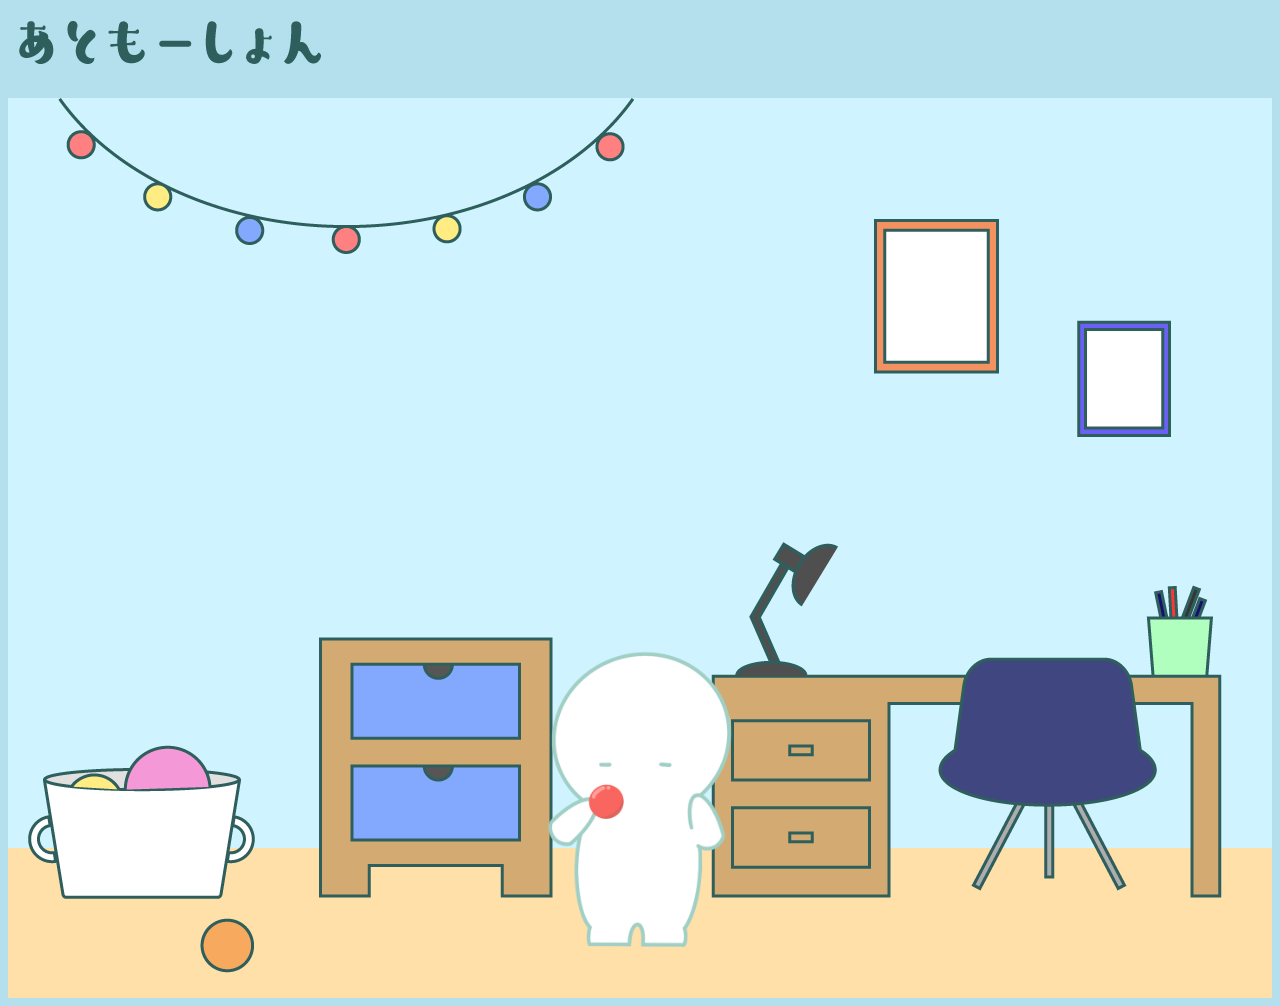
<file: room1.html>
<!DOCTYPE html>
<html lang="ja">

<head>
  <meta charset="UTF-8">
  <title>あともーしょん</title>
  <meta name="description" content="ASMRを気軽に体験できるサイト">
  <link rel="stylesheet" href="css/room1.css">
  <link rel="preconnect" href="https://fonts.googleapis.com">
  <link rel="preconnect" href="https://fonts.gstatic.com" crossorigin>
  <link href="https://fonts.googleapis.com/css2?family=M+PLUS+Rounded+1c:wght@100;300;400;500;700;800;900&display=swap" rel="stylesheet">
</head>

<body>
  <header class="header">
    <h1>
      <a href="index.html">
        <img class="rogo" src="images/top/rogo.png" alt="あともーしょん">
      </a>
    </h1>
  </header>
  <div class="container">
    <img id="ball" img src="images/room1/ball.png" onclick="this.src='gif/ball.png'" alt="">
    <audio id="oto">
      <source src="adio/ball_audacity.mp3">
      </source>
    </audio>
    <script>
  (a => {
              a.oncanplaythrough = () => {
              document.getElementById('ball').addEventListener('click', ()=>{a.play()});
              };
              })(new Audio("adio/ball_audacity.mp3"));
    </script>
    <div class="item garland"></div>
    <div class="item frame"></div>
    <div class="item toybox"></div>
    <div class="item tana"></div>
    <div class="item table"></div>
    <div class="item yuka"></div>
  </div>
</body>

</html>
</file>
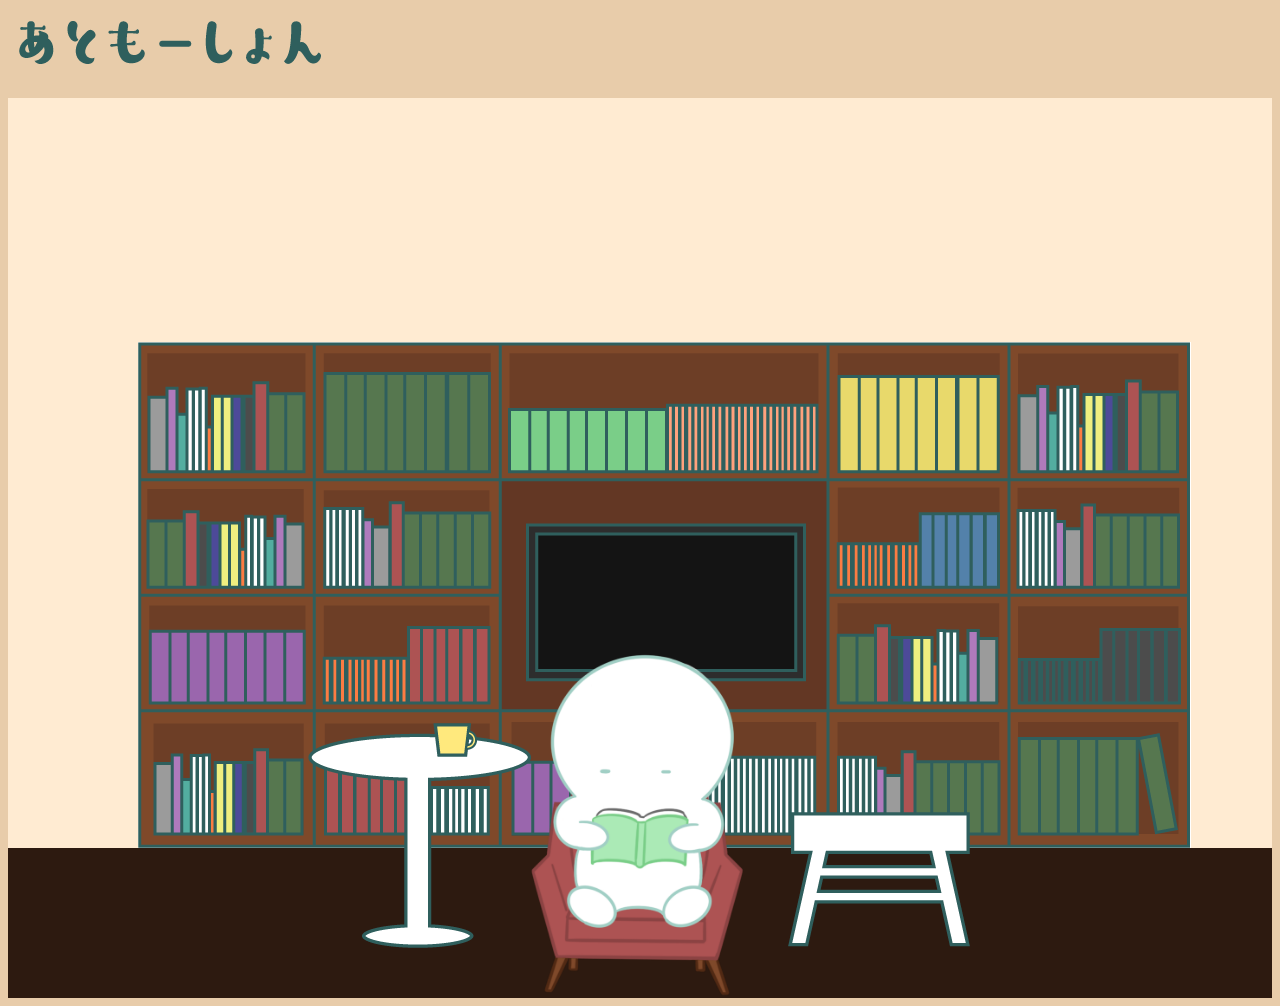
<file: room3.html>
<!DOCTYPE html>
<html lang="ja">

<head>
  <meta charset="UTF-8">
  <title>あともーしょん</title>
  <meta name="description" content="ASMRを気軽に体験できるサイト">
  <link rel="stylesheet" href="css/room3.css">
  <link rel="preconnect" href="https://fonts.googleapis.com">
  <link rel="preconnect" href="https://fonts.gstatic.com" crossorigin>
  <link href="https://fonts.googleapis.com/css2?family=M+PLUS+Rounded+1c:wght@100;300;400;500;700;800;900&display=swap" rel="stylesheet">
</head>

<body>
  <header class="header">
    <h1>
      <a href="index.html">
        <img class="rogo" src="images/room3/rogo.png" alt="あともーしょん">
      </a>
    </h1>
  </header>
  <div class="container">
    <img id="book" img src="images/room3/book_stop.png" onclick="this.src='gif/book.PNG'" alt="">
    <audio id="book">
      <source src="adio/book_audacity.mp3">
      </source>
    </audio>
    <script>
  (a => {
              a.oncanplaythrough = () => {
              document.getElementById('book').addEventListener('click', ()=>{a.play()});
              };
              })(new Audio("adio/book_audacity.mp3"));
    </script>
    <div class="item bookshelf"></div>
    <div class="item sidetable"></div>
    <div class="item humidai"></div>
    <div class="item yuka"></div>
  </div>
</body>

</html>
</file>
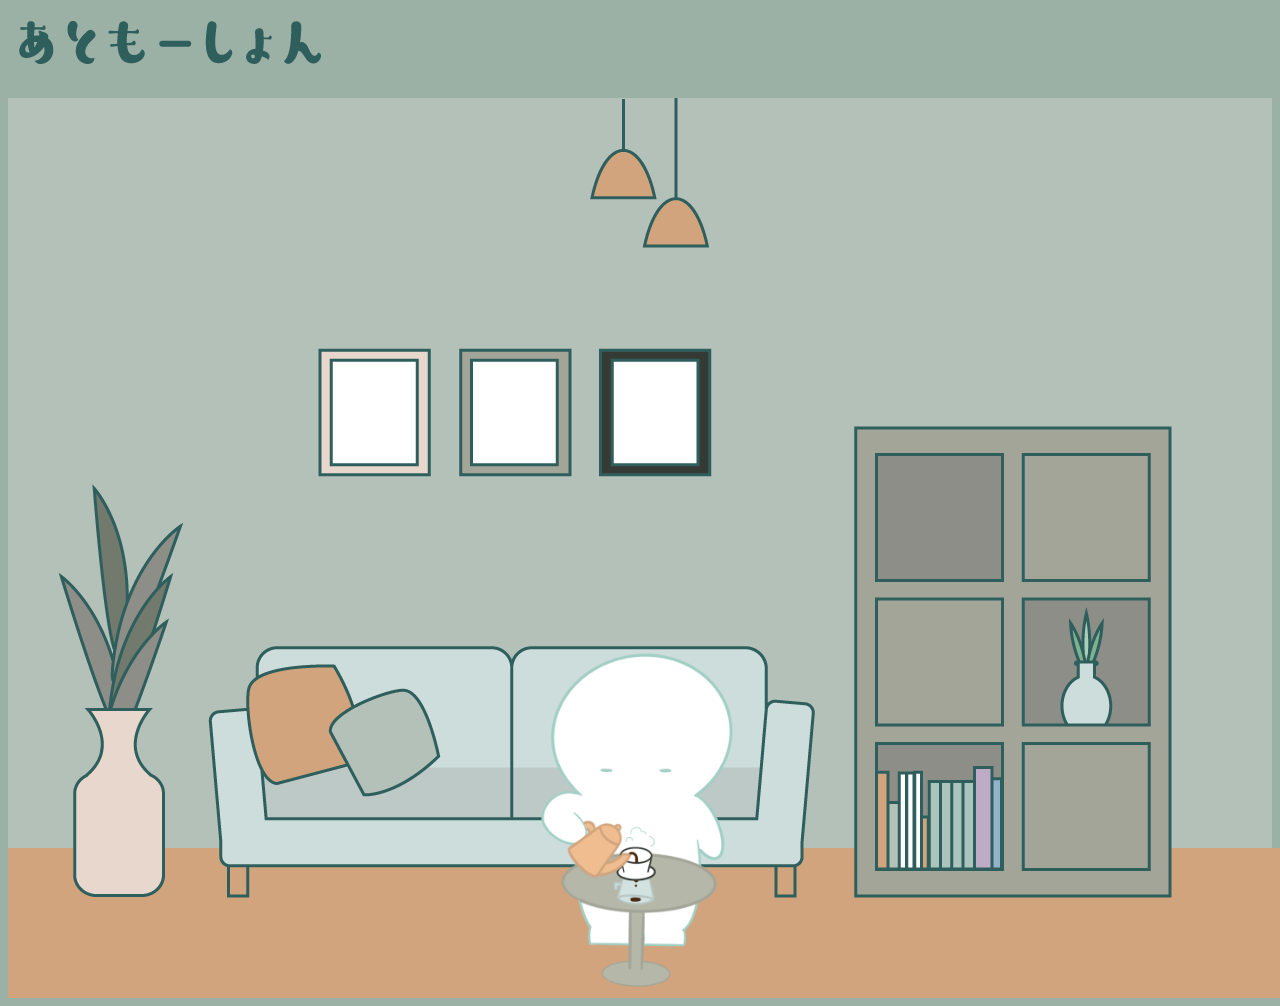
<file: room4.html>
<!DOCTYPE html>
<html lang="ja">

<head>
  <meta charset="UTF-8">
  <title>あともーしょん</title>
  <meta name="description" content="ASMRを気軽に体験できるサイト">
  <link rel="stylesheet" href="css/room4.css">
  <link rel="preconnect" href="https://fonts.googleapis.com">
  <link rel="preconnect" href="https://fonts.gstatic.com" crossorigin>
  <link href="https://fonts.googleapis.com/css2?family=M+PLUS+Rounded+1c:wght@100;300;400;500;700;800;900&display=swap" rel="stylesheet">
</head>

<body>
  <header class="header">
    <h1>
      <a href="index.html">
        <img class="rogo" src="images/room4/rogo.png" alt="あともーしょん">
      </a>
    </h1>
  </header>
  <div class="container">
    <img id="coffee" img src="images/room4/coffee.PNG" onclick="this.src='gif/coffee.GIF'" alt="">
    <audio id="oto">
      <source src="adio/coffee_audacity.mp3">
      </source>
    </audio>
    <script>
  (a => {
              a.oncanplaythrough = () => {
              document.getElementById('coffee').addEventListener('click', ()=>{a.play()});
              };
              })(new Audio("adio/coffee_audacity.mp3"));
    </script>
    <div class="item lite"></div>
    <div class="item reef"></div>
    <div class="item frame"></div>
    <div class="item sofa"></div>
    <div class="item tana"></div>
    <div class="item yuka"></div>
  </div>
</body>

</html>
</file>
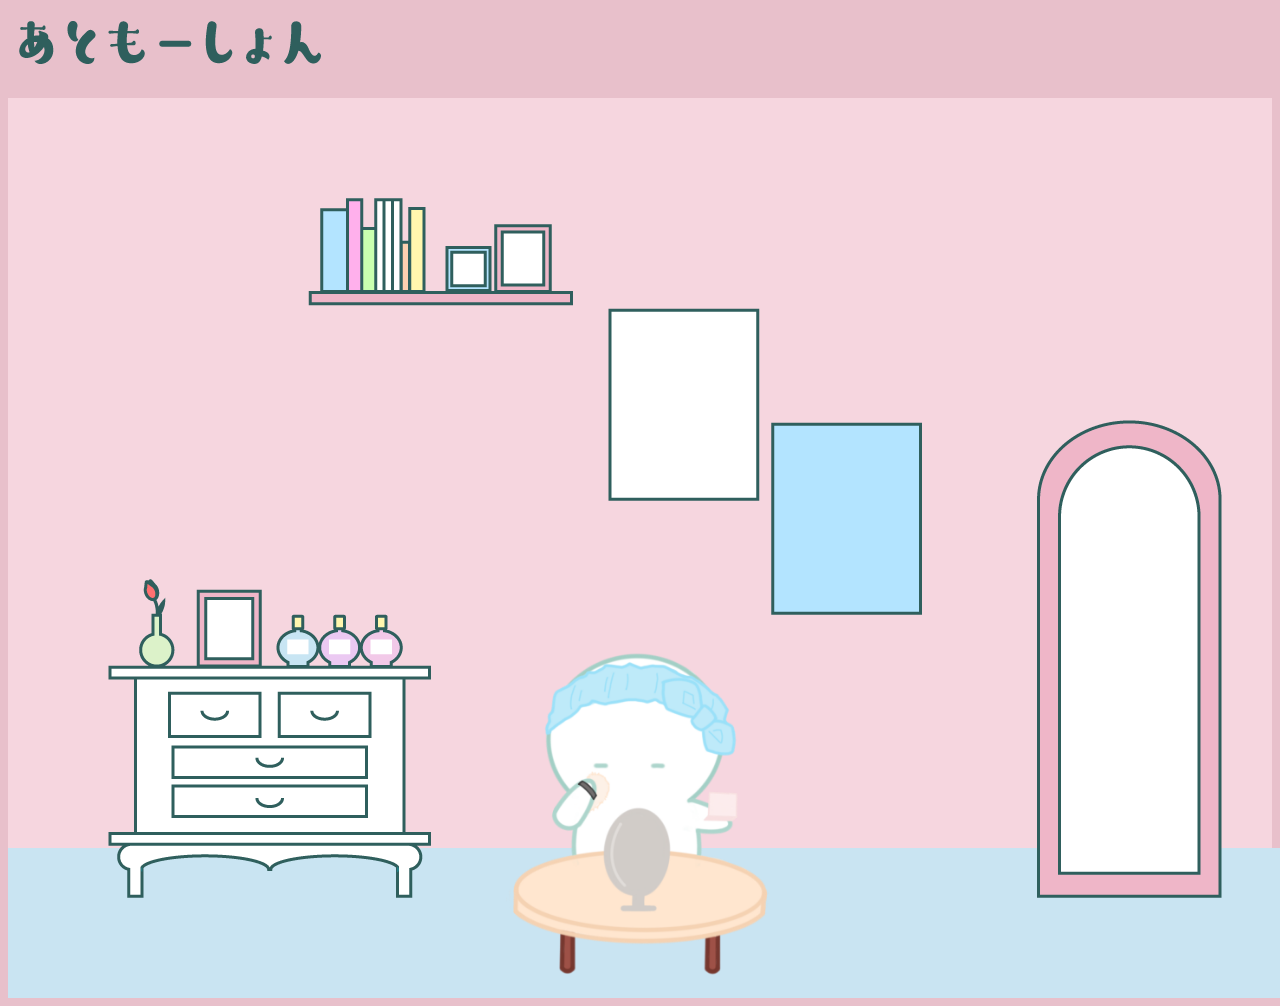
<file: room5.html>
<!DOCTYPE html>
<html lang="ja">

<head>
  <meta charset="UTF-8">
  <title>あともーしょん</title>
  <meta name="description" content="ASMRを気軽に体験できるサイト">
  <link rel="stylesheet" href="css/room5.css">
  <link rel="preconnect" href="https://fonts.googleapis.com">
  <link rel="preconnect" href="https://fonts.gstatic.com" crossorigin>
  <link href="https://fonts.googleapis.com/css2?family=M+PLUS+Rounded+1c:wght@100;300;400;500;700;800;900&display=swap" rel="stylesheet">
</head>

<body>
  <header class="header">
    <h1>
      <a href="index.html">
        <img class="rogo" src="images/room4/rogo.png" alt="あともーしょん">
      </a>
    </h1>
  </header>
  <div class="container">
    <img id="puff" img src="images/room5/puff.png" onclick="this.src='gif/puff.png'" alt="">
    <audio id="oto">
      <source src="adio/puff_audacity.mp3">
      </source>
    </audio>
    <script>
  (a => {
              a.oncanplaythrough = () => {
              document.getElementById('puff').addEventListener('click', ()=>{a.play()});
              };
              })(new Audio("adio/puff_audacity.mp3"));
    </script>
    <div class="item tana2"></div>
    <div class="item poster"></div>
    <div class="item tana"></div>
    <div class="item miller"></div>
    <div class="item yuka"></div>
  </div>
</body>

</html>
</file>
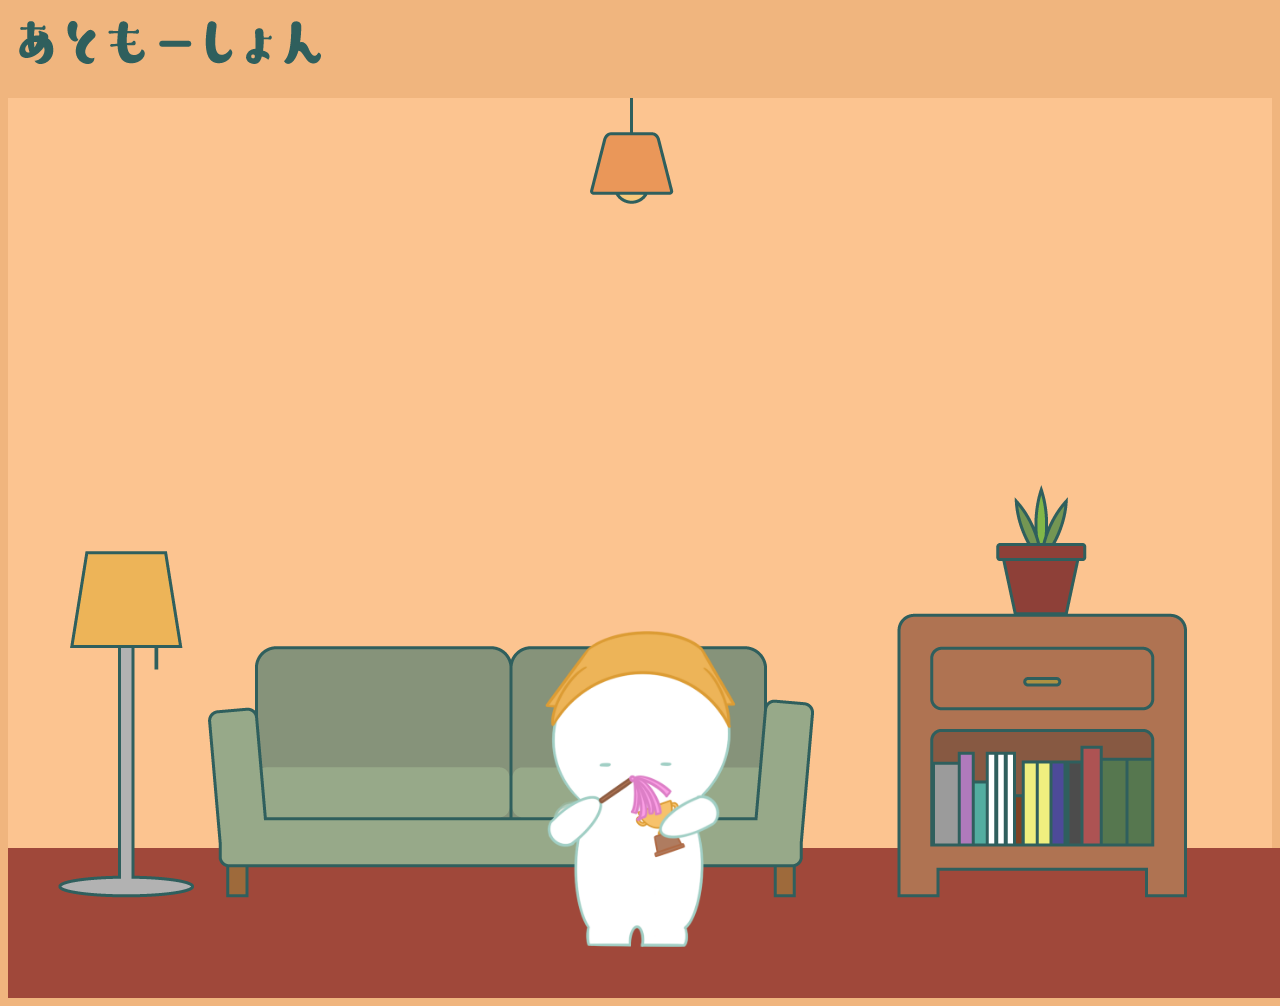
<file: room6.html>
<!DOCTYPE html>
<html lang="ja">

<head>
  <meta charset="UTF-8">
  <title>あともーしょん</title>
  <meta name="description" content="ASMRを気軽に体験できるサイト">
  <link rel="stylesheet" href="css/room6.css">
  <link rel="preconnect" href="https://fonts.googleapis.com">
  <link rel="preconnect" href="https://fonts.gstatic.com" crossorigin>
  <link href="https://fonts.googleapis.com/css2?family=M+PLUS+Rounded+1c:wght@100;300;400;500;700;800;900&display=swap" rel="stylesheet">
</head>

<body>
  <header class="header">
    <h1>
      <a href="index.html">
        <img class="rogo" src="images/room6/rogo.png" alt="あともーしょん">
      </a>
    </h1>
  </header>
  <div class="container">
    <img id="souji" img src="images/room6/souji.PNG" onclick="this.src='gif/souji.png'" alt="">
    <audio id="oto">
      <source src="adio/souji_audacity.mp3">
      </source>
    </audio>
    <script>
  (a => {
              a.oncanplaythrough = () => {
              document.getElementById('souji').addEventListener('click', ()=>{a.play()});
              };
              })(new Audio("adio/souji_audacity.mp3"));
    </script>
    <div class="item lite"></div>
    <div class="item lamp"></div>
    <div class="item sofa"></div>
    <div class="item tana"></div>
    <div class="item yuka"></div>
  </div>
</body>

</html>
</file>
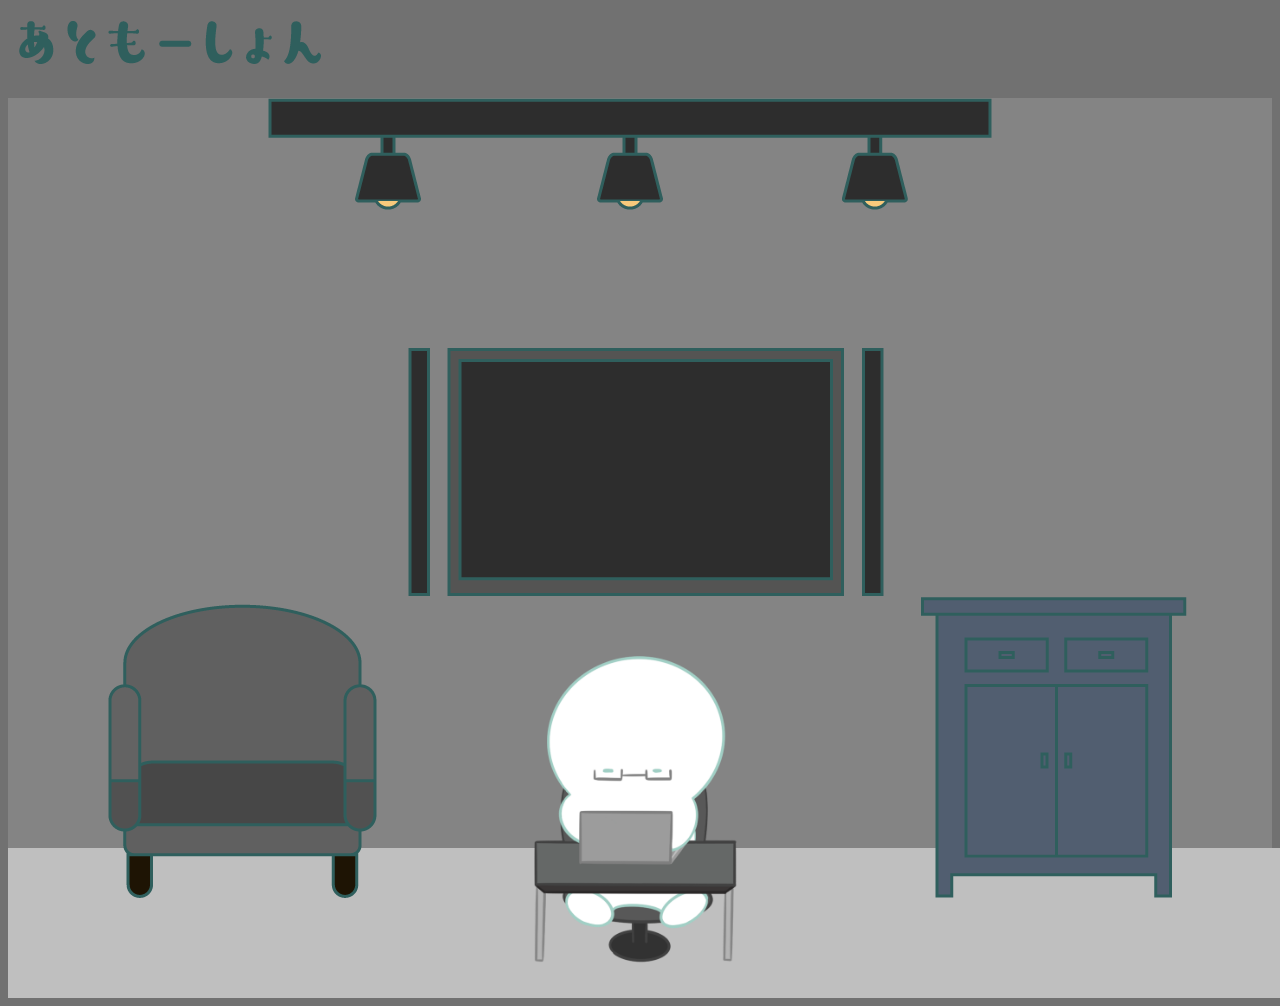
<file: room7.html>
<!DOCTYPE html>
<html lang="ja">

<head>
  <meta charset="UTF-8">
  <title>あともーしょん</title>
  <meta name="description" content="ASMRを気軽に体験できるサイト">
  <link rel="stylesheet" href="css/room7.css">
  <link rel="preconnect" href="https://fonts.googleapis.com">
  <link rel="preconnect" href="https://fonts.gstatic.com" crossorigin>
  <link href="https://fonts.googleapis.com/css2?family=M+PLUS+Rounded+1c:wght@100;300;400;500;700;800;900&display=swap" rel="stylesheet">
</head>

<body>
  <header class="header">
    <h1>
      <a href="index.html">
        <img class="rogo" src="images/room7/rogo.png" alt="あともーしょん">
      </a>
    </h1>
  </header>
  <div class="container">
    <img id="typing" img src="images/room7/typing.png" onclick="this.src='gif/typing.png'" alt="">
    <audio id="oto">
      <source src="adio/typing_audacity.mp3">
      </source>
    </audio>
    <script>
  (a => {
              a.oncanplaythrough = () => {
              document.getElementById('typing').addEventListener('click', ()=>{a.play()});
              };
              })(new Audio("adio/typing_audacity.mp3"));
    </script>
    <div class="item lite"></div>
    <div class="item tv"></div>
    <div class="item sofa"></div>
    <div class="item tana"></div>
    <div class="item yuka"></div>
  </div>
</body>

</html>
</file>
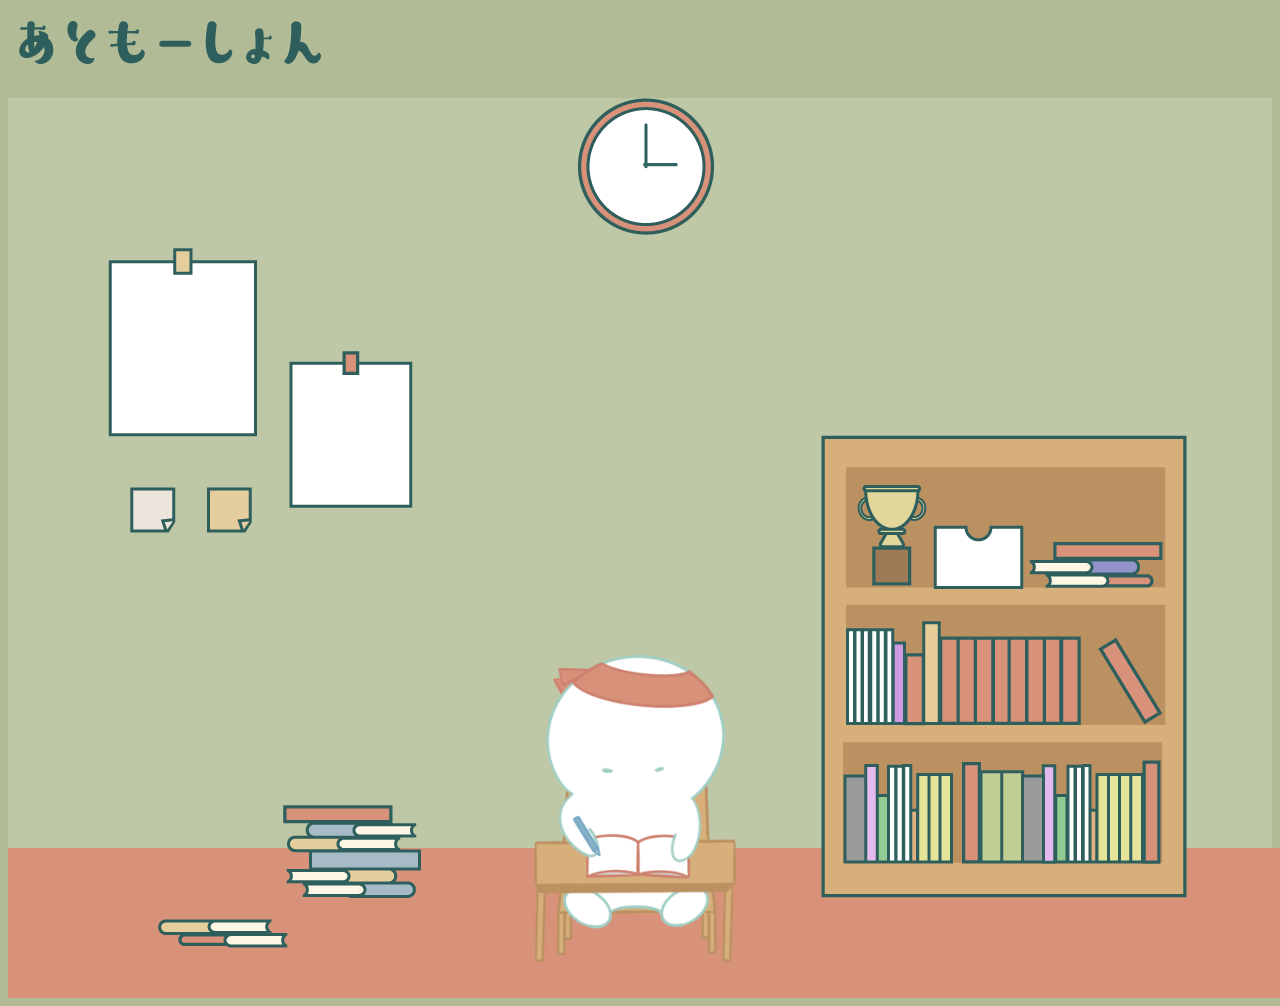
<file: room8.html>
<!DOCTYPE html>
<html lang="ja">

<head>
  <meta charset="UTF-8">
  <title>あともーしょん</title>
  <meta name="description" content="ASMRを気軽に体験できるサイト">
  <link rel="stylesheet" href="css/room8.css">
  <link rel="preconnect" href="https://fonts.googleapis.com">
  <link rel="preconnect" href="https://fonts.gstatic.com" crossorigin>
  <link href="https://fonts.googleapis.com/css2?family=M+PLUS+Rounded+1c:wght@100;300;400;500;700;800;900&display=swap" rel="stylesheet">
</head>

<body>
  <header class="header">
    <h1>
      <a href="index.html">
        <img class="rogo" src="images/room8/rogo.png" alt="あともーしょん">
      </a>
    </h1>
  </header>
  <div class="container">
    <img id="writing" img src="images/room8/writing.png" onclick="this.src='gif/writing.png'" alt="">
    <audio id="oto">
      <source src="adio/writing_audacity.mp3">
      </source>
    </audio>
    <script>
  (a => {
              a.oncanplaythrough = () => {
              document.getElementById('writing').addEventListener('click', ()=>{a.play()});
              };
              })(new Audio("adio/writing_audacity.mp3"));
    </script>
    <div class="item clock"></div>
    <div class="item paper"></div>
    <div class="item book"></div>
    <div class="item bookshelf"></div>
    <div class="item yuka"></div>
  </div>
</body>

</html>
</file>
<file: css/room1.css>
@charset "UTF-8";
body{
    background-color: #b4e0ed;
}


/* ヘッダー */
h1{
    margin-top: 10px;
    margin-bottom: 10px;
}
img{
    max-width: 100%;
}


/* コンテナ */
.container {
    max-width: 1300px;
    margin: 0 auto;
    position: relative;
    background-color: #cff4ff;
    height: 100vh;
}


/* キャラクター */
#ball{
    position: absolute;
    height: 400px;
    bottom: 0;
    right: 0;
    left: 0;
    margin: auto;
    z-index: 1000;
}


/* 背景 */
.item {
    position: absolute;
}

.item.garland {
    background-image: url(../images/room1/garland.png);
    background-repeat: no-repeat;
    width: 577px;
    height: 157px;
    top: 0px;
    left: 50px;
}

.item.frame {
    background-image: url(../images/room1/frame.png);
    background-repeat: no-repeat;
    width: 298px;
    height: 219px;
    top: 120px;
    right: 100px;
    z-index: 10;
}

.item.toybox {
    background-image: url(../images/room1/toybox.png);
    background-repeat: no-repeat;
    width: 227px;
    height: 228px;
    bottom: 25px;
    left: 20px;
    z-index: 20;
}

.item.tana {
    background-image: url(../images/room1/tana.png);
    background-repeat: no-repeat;
    width: 235px;
    height: 261px;
    bottom: 100px;
    left: 310px;
    z-index: 30;
}

.item.table {
    background-image: url(../images/room1/table.png);
    background-repeat: no-repeat;
    width: 511px;
    height: 356px;
    bottom: 100px;
    right: 50px;
    z-index: 30;
}

.item.yuka {
    background-color: #ffe0a9;
    width: 100%;
    height: 150px;
    bottom: 0px;
    left: 0px;
    z-index: 0;
}


/* フォント */
.m-plus-rounded-1c-light {
    font-family: "M PLUS Rounded 1c", sans-serif;
    font-weight: 250px;
    font-style: normal;
  }


/* パソコン */
@media screen and (min-width: 1200px) {
    .item.c {
        right: 100px;
    }
}
</file>
<file: css/room3.css>
@charset "UTF-8";
body{
    background-color: #e8ccaa;
}


/* ヘッダー */
h1{
    margin-top: 10px;
    margin-bottom: 10px;
}
img{
    max-width: 100%;
}


/* コンテナ */
.container {
    max-width: 1300px;
    margin: 0 auto;
    position: relative;
    background-color: #ffebd2;
    height: 100vh;
}


/* キャラクター */
#book{
    position: absolute;
    height: 400px;
    bottom: 0;
    right: 0;
    left: 0;
    margin: auto;
    z-index: 1000;
}


/* 背景 */
.item {
    position: absolute;
}

.item.bookshelf {
    background-image: url(../images/room3/bookshelf.png);
    background-repeat: no-repeat;
    width: 1053px;
    height: 506px;
    bottom: 150px;
    left: 130px;
    z-index: 10;
}

.item.sidetable {
    background-image: url(../images/room3/sidetable.png);
    background-repeat: no-repeat;
    width: 223px;
    height: 225px;
    bottom: 50px;
    left: 300px;
    z-index: 20;
}

.item.humidai {
    background-image: url(../images/room3/humidai.png);
    background-repeat: no-repeat;
    width: 186px;
    height: 138px;
    bottom: 50px;
    right: 300px;
    z-index: 30;
}

.item.yuka {
    background-color: #2d1a10;
    width: 100%;
    height: 150px;
    bottom: 0px;
    left: 0px;
    z-index: 0;
}



/* フォント */
.m-plus-rounded-1c-light {
    font-family: "M PLUS Rounded 1c", sans-serif;
    font-weight: 250px;
    font-style: normal;
  }
</file>
<file: css/room4.css>
@charset "UTF-8";
body{
    background-color: #9cb1a5;
}


/* ヘッダー */
h1{
    margin-top: 10px;
    margin-bottom: 10px;
}
img{
    max-width: 100%;
}


/* コンテナ */
.container {
    max-width: 1300px;
    margin: 0 auto;
    position: relative;
    background-color: #b3c1b9;
    height: 100vh;
}


/* キャラクター */
#coffee{
    position: absolute;
    height: 400px;
    bottom: 0;
    right: 0;
    left: 0;
    margin: auto;
    z-index: 1000;
}


/* 背景 */
.item {
    position: absolute;
}

.item.lite {
    background-image: url(../images/room4/lite.png);
    background-repeat: no-repeat;
    width: 120px;
    height: 150px;
    top: 0;
    left: calc( 50% - 50px );
}

.item.reef {
    background-image: url(../images/room4/reef.png);
    background-repeat: no-repeat;
    width: 126px;
    height: 414px;
    bottom: 100px;
    left: 50px;
    z-index: 10;
}

.item.frame {
    background-image: url(../images/room4/frame.png);
    background-repeat: no-repeat;
    width: 394px;
    height: 129px;
    top: 250px;
    left: 310px;
    z-index: 20;
}

.item.sofa {
    background-image: url(../images/room4/sofa.png);
    background-repeat: no-repeat;
    width: 607px;
    height: 252px;
    bottom: 100px;
    left: 200px;
    z-index: 20;
}

.item.tana {
    background-image: url(../images/room4/tana.png);
    background-repeat: no-repeat;
    width: 318px;
    height: 472px;
    bottom: 100px;
    right: 100px;
    z-index: 30;
}

.item.yuka {
    background-color: #d1a47d;
    width: 1300px;
    height: 150px;
    bottom: 0px;
    left: 0px;
    z-index: 0;
}


/* フォント */
.m-plus-rounded-1c-light {
    font-family: "M PLUS Rounded 1c", sans-serif;
    font-weight: 250px;
    font-style: normal;
  }


/* パソコン */
@media screen and (min-width: 1200px) {
    .item.c {
        right: 100px;
    }
}
</file>
<file: css/room5.css>
@charset "UTF-8";
body{
    background-color: #e8c0cb;
}


/* ヘッダー */
h1{
    margin-top: 10px;
    margin-bottom: 10px;
}
img{
    max-width: 100%;
}


/* コンテナ */
.container {
    max-width: 1300px;
    margin: 0 auto;
    position: relative;
    background-color: #f6d6df;
    height: 100vh;
}


/* キャラクター */
#puff{
    position: absolute;
    height: 400px;
    bottom: 0;
    right: 0;
    left: 0;
    margin: auto;
    z-index: 1000;
}


/* 背景 */
.item {
    position: absolute;
}

.item.tana2 {
    background-image: url(../images/room5/tana2.png);
    background-repeat: no-repeat;
    width: 266px;
    height: 108px;
    top: 100px;
    left: 300px;
}

.item.poster {
    background-image: url(../images/room5/poster.png);
    background-repeat: no-repeat;
    width: 314px;
    height: 307px;
    top:210px;
    right: 350px;
    z-index: 10;
}

.item.tana {
    background-image: url(../images/room5/tana.png);
    background-repeat: no-repeat;
    width: 324px;
    height: 319px;
    bottom: 100px;
    left: 100px;
    z-index: 20;
}

.item.miller {
    background-image: url(../images/room5/miller.png);
    background-repeat: no-repeat;
    width: 185px;
    height: 478px;
    bottom: 100px;
    right: 50px;
    z-index: 30;
}

.item.yuka {
    background-color: #c9e4f2;
    width: 1300px;
    height: 150px;
    bottom: 0px;
    left: 0px;
    z-index: 0;
}


/* フォント */
.m-plus-rounded-1c-light {
    font-family: "M PLUS Rounded 1c", sans-serif;
    font-weight: 250px;
    font-style: normal;
  }


/* パソコン */
@media screen and (min-width: 1200px) {
    .item.c {
        right: 100px;
    }
}
</file>
<file: css/room6.css>
@charset "UTF-8";
body{
    background-color: #f0b57e;
}


/* ヘッダー */
h1{
    margin-top: 10px;
    margin-bottom: 10px;
}
img{
    max-width: 100%;
}


/* コンテナ */
.container {
    max-width: 1300px;
    margin: 0 auto;
    position: relative;
    background-color: #fcc490;
    height: 100vh;
}


/* キャラクター */
#souji{
    position: absolute;
    height: 400px;
    bottom: 0;
    right: 0;
    left: 0;
    margin: auto;
    z-index: 1000;
}


/* 背景 */
.item {
    position: absolute;
}

.item.lite {
    background-image: url(../images/room6/lite.png);
    background-repeat: no-repeat;
    width: 100px;
    height: 110px;
    top: 0;
    left: calc( 50% - 50px );
}

.item.lamp {
    background-image: url(../images/room6/lamp.png);
    background-repeat: no-repeat;
    width: 137px;
    height: 347px;
    bottom: 100px;
    left: 50px;
    z-index: 10;
}

.item.sofa {
    background-image: url(../images/room6/sofa.png);
    background-repeat: no-repeat;
    width: 607px;
    height: 252px;
    bottom: 100px;
    left: 200px;
    z-index: 20;
}

.item.tana {
    background-image: url(../images/room6/tana.png);
    background-repeat: no-repeat;
    width: 290px;
    height: 413px;
    bottom: 100px;
    right: 85px;
    z-index: 30;
}

.item.yuka{
    background-color: #a0483a;
    width: 1300px;
    height: 150px;
    bottom: 0px;
    left: 0px;
    z-index: 0;
}


/* フォント */
.m-plus-rounded-1c-light {
    font-family: "M PLUS Rounded 1c", sans-serif;
    font-weight: 250px;
    font-style: normal;
  }


/* パソコン */
@media screen and (min-width: 1200px) {
    .item.c {
        right: 100px;
    }
}
</file>
<file: css/room7.css>
@charset "UTF-8";
body{
    background-color: #717171;
}


/* ヘッダー */
h1{
    margin-top: 10px;
    margin-bottom: 10px;
}
img{
    max-width: 100%;
}


/* コンテナ */
.container {
    max-width: 1300px;
    margin: 0 auto;
    position: relative;
    background-color: #848484;
    height: 100vh;
}


/* キャラクター */
#typing{
    position: absolute;
    height: 400px;
    bottom: 0;
    right: 0;
    left: 0;
    margin: auto;
    z-index: 1000;
}


/* 背景 */
.item {
    position: absolute;
}

.item.lite {
    background-image: url(../images/room7/lite.png);
    background-repeat: no-repeat;
    width: 724px;
    height: 112px;
    top: 0;
    left: 260px;
}

.item.tv {
    background-image: url(../images/room7/tv.png);
    background-repeat: no-repeat;
    width: 476px;
    height: 294px;
    top: 250px;
    left: 400px;
}

.item.sofa {
    background-image: url(../images/room7/sofa.png);
    background-repeat: no-repeat;
    width: 269px;
    height: 294px;
    bottom: 100px;
    left: 100px;
    z-index: 20;
}

.item.tana {
    background-image: url(../images/room7/tana.png);
    background-repeat: no-repeat;
    width: 266px;
    height: 301px;
    bottom: 100px;
    right: 85px;
    z-index: 30;
}

.item.yuka{
    background-color: #bfbfbf;
    width: 1300px;
    height: 150px;
    bottom: 0px;
    left: 0px;
    z-index: 0;
}


/* フォント */
.m-plus-rounded-1c-light {
    font-family: "M PLUS Rounded 1c", sans-serif;
    font-weight: 250px;
    font-style: normal;
  }


/* パソコン */
@media screen and (min-width: 1200px) {
    .item.c {
        right: 100px;
    }
}
</file>
<file: css/room8.css>
@charset "UTF-8";
body{
    background-color: #b1bc97;
}


/* ヘッダー */
h1{
    margin-top: 10px;
    margin-bottom: 10px;
}
img{
    max-width: 100%;
}


/* コンテナ */
.container {
    max-width: 1300px;
    margin: 0 auto;
    position: relative;
    background-color: #bec8a7;
    height: 100vh;
}


/* キャラクター */
#writing{
    position: absolute;
    height: 400px;
    bottom: 0;
    right: 0;
    left: 0;
    margin: auto;
    z-index: 1000;
}


/* 背景 */
.item {
    position: absolute;
}

.item.clock {
    background-image: url(../images/room8/clock.png);
    background-repeat: no-repeat;
    width: 136px;
    height: 137px;
    top: 0;
    left: 570px;
}

.item.paper {
    background-image: url(../images/room8/paper.png);
    background-repeat: no-repeat;
    width: 305px;
    height: 285px;
    top: 150px;
    left: 100px;
    z-index: 10;
}

.item.book {
    background-image: url(../images/room8/book.png);
    background-repeat: no-repeat;
    width: 264px;
    height: 143px;
    bottom: 50px;
    left: 150px;
    z-index: 20;
}

.item.bookshelf {
    background-image: url(../images/room8/bookshelf.png);
    background-repeat: no-repeat;
    width: 366px;
    height: 463px;
    bottom: 100px;
    right: 85px;
    z-index: 30;
}

.item.yuka{
    background-color: #d8927a;
    width: 1300px;
    height: 150px;
    bottom: 0px;
    left: 0px;
    z-index: 0;
}


/* フォント */
.m-plus-rounded-1c-light {
    font-family: "M PLUS Rounded 1c", sans-serif;
    font-weight: 250px;
    font-style: normal;
  }


/* パソコン */
@media screen and (min-width: 1200px) {
    .item.c {
        right: 100px;
    }
}
</file>
